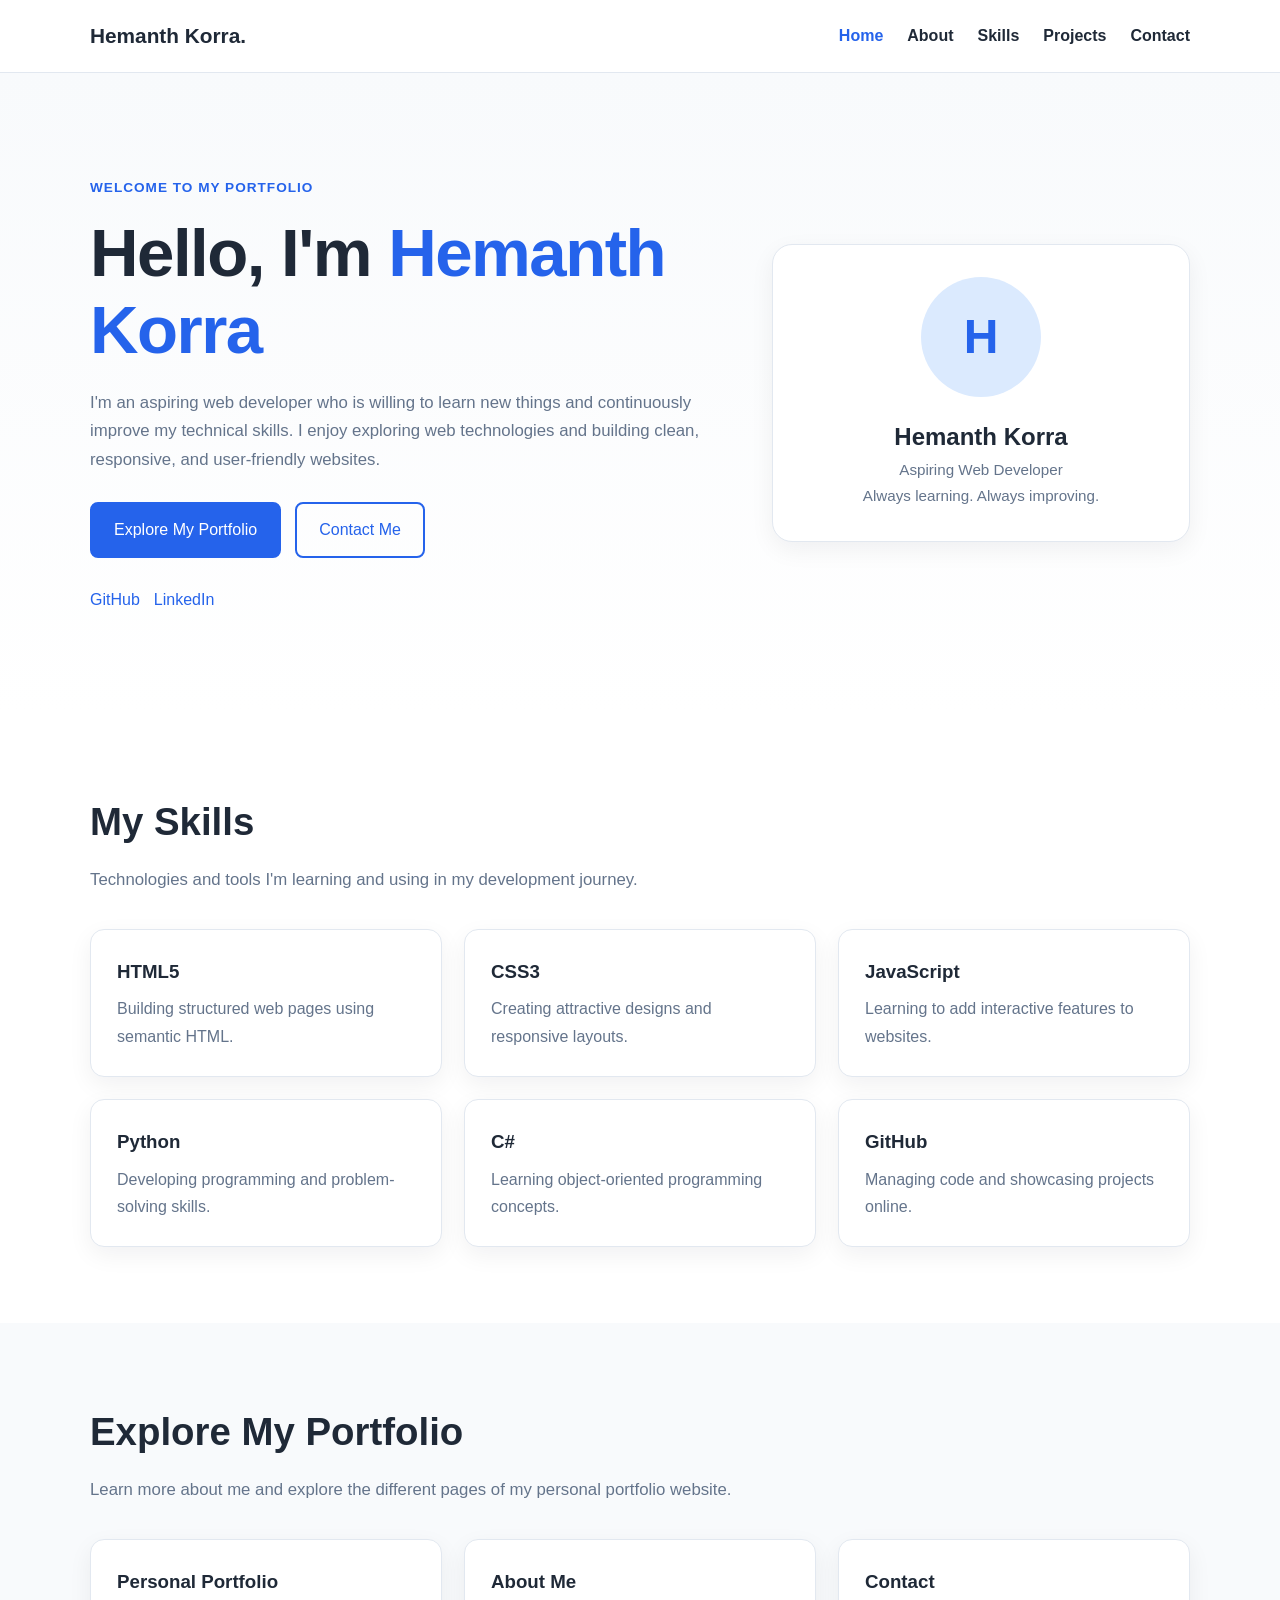
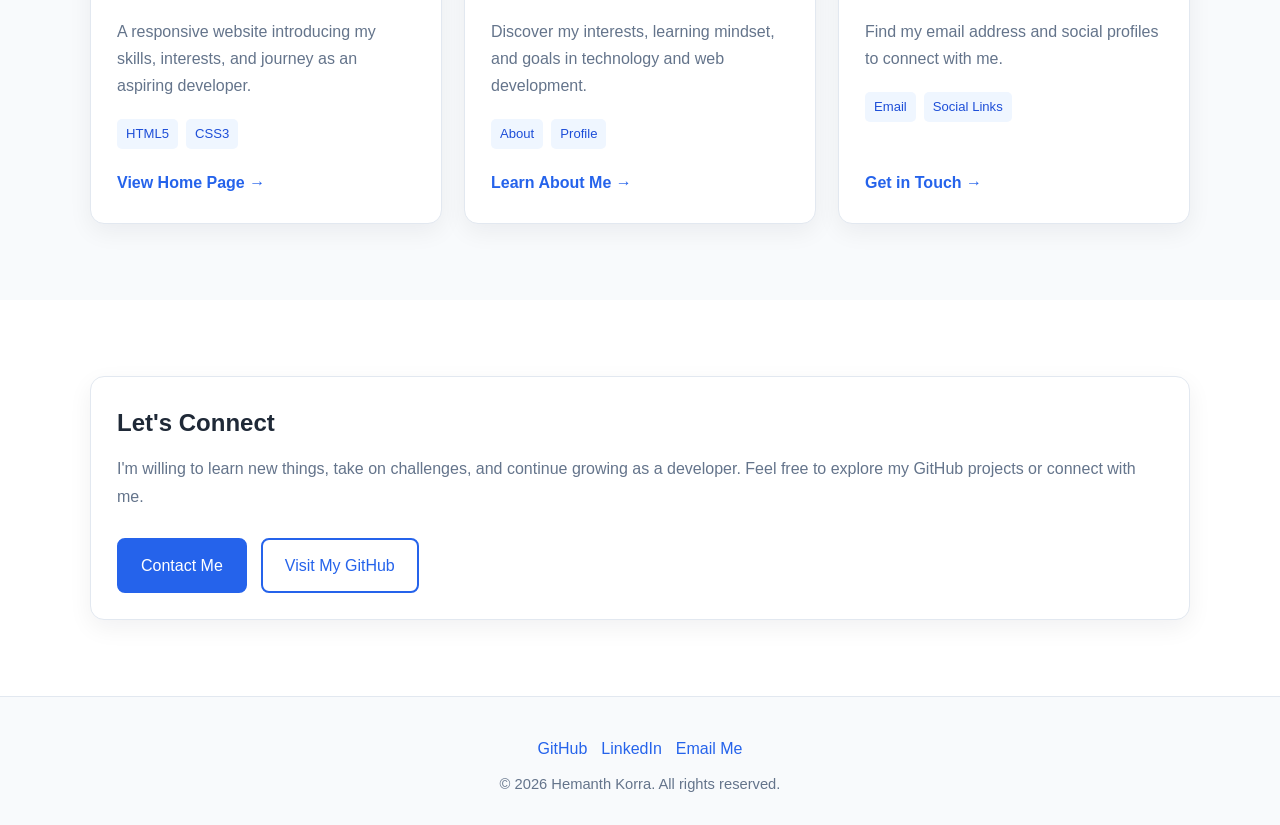
<file: index.html>
<!DOCTYPE html>
<html lang="en">
<head>
    <meta charset="UTF-8">
    <meta name="viewport" content="width=device-width, initial-scale=1.0">
    <meta name="description" content="I'm Hemanth Korra, an aspiring web developer learning HTML, CSS, JavaScript, Python, and C#.">
    <meta name="author" content="Hemanth Korra">
    <title>Hemanth Korra | Developer Portfolio</title>
    <link rel="stylesheet" href="style.css">
</head>
<body>

<a class="skip-link" href="#main">Skip to main content</a>

<header>
    <nav class="navbar container" aria-label="Main navigation">
        <a class="logo" href="index.html">Hemanth Korra.</a>
        <ul class="nav-links">
            <li><a href="index.html" aria-current="page">Home</a></li>
            <li><a href="about.html">About</a></li>
            <li><a href="#skills">Skills</a></li>
            <li><a href="projects.html">Projects</a></li>
            <li><a href="contact.html">Contact</a></li>
        </ul>
    </nav>
</header>

<main id="main">

    <section class="hero">
        <div class="container hero-layout">
            <div>
                <span class="eyebrow">Welcome to my portfolio</span>

                <h1>Hello, I'm <span>Hemanth Korra</span></h1>

                <p>
                    I'm an aspiring web developer who is willing to learn
                    new things and continuously improve my technical skills.
                    I enjoy exploring web technologies and building clean,
                    responsive, and user-friendly websites.
                </p>

                <div class="hero-buttons">
                    <a class="button" href="#projects">Explore My Portfolio</a>
                    <a class="button button-outline" href="contact.html">Contact Me</a>
                </div>

                <div class="social-links">
                    <a href="https://github.com/korraHemanth17"
                       target="_blank" rel="noopener noreferrer">GitHub</a>

                    <a href="https://www.linkedin.com/in/korra-hemanth-225463419"
                       target="_blank" rel="noopener noreferrer">LinkedIn</a>
                </div>
            </div>

            <aside class="profile-card">
                <div class="profile-icon" aria-hidden="true">H</div>
                <h2>Hemanth Korra</h2>
                <p>Aspiring Web Developer</p>
                <p>Always learning. Always improving.</p>
            </aside>
        </div>
    </section>

    <section class="section" id="skills">
        <div class="container">
            <h2 class="section-heading">My Skills</h2>
            <p class="section-description">
                Technologies and tools I'm learning and using in my
                development journey.
            </p>

            <div class="skills-grid">
                <article class="skill-card">
                    <h3>HTML5</h3>
                    <p>Building structured web pages using semantic HTML.</p>
                </article>

                <article class="skill-card">
                    <h3>CSS3</h3>
                    <p>Creating attractive designs and responsive layouts.</p>
                </article>

                <article class="skill-card">
                    <h3>JavaScript</h3>
                    <p>Learning to add interactive features to websites.</p>
                </article>

                <article class="skill-card">
                    <h3>Python</h3>
                    <p>Developing programming and problem-solving skills.</p>
                </article>

                <article class="skill-card">
                    <h3>C#</h3>
                    <p>Learning object-oriented programming concepts.</p>
                </article>

                <article class="skill-card">
                    <h3>GitHub</h3>
                    <p>Managing code and showcasing projects online.</p>
                </article>
            </div>
        </div>
    </section>

    <section class="section section-alt" id="projects">
        <div class="container">
            <h2 class="section-heading">Explore My Portfolio</h2>
            <p class="section-description">
                Learn more about me and explore the different pages
                of my personal portfolio website.
            </p>

            <div class="projects-grid">
                <article class="project-card">
                    <h3>Personal Portfolio</h3>
                    <p>
                        A responsive website introducing my skills,
                        interests, and journey as an aspiring developer.
                    </p>
                    <div class="tag-list">
                        <span class="tag">HTML5</span>
                        <span class="tag">CSS3</span>
                    </div>
                    <a class="project-link" href="index.html">View Home Page →</a>
                </article>

                <article class="project-card">
                    <h3>About Me</h3>
                    <p>
                        Discover my interests, learning mindset,
                        and goals in technology and web development.
                    </p>
                    <div class="tag-list">
                        <span class="tag">About</span>
                        <span class="tag">Profile</span>
                    </div>
                    <a class="project-link" href="about.html">Learn About Me →</a>
                </article>

                <article class="project-card">
                    <h3>Contact</h3>
                    <p>
                        Find my email address and social profiles
                        to connect with me.
                    </p>
                    <div class="tag-list">
                        <span class="tag">Email</span>
                        <span class="tag">Social Links</span>
                    </div>
                    <a class="project-link" href="contact.html">Get in Touch →</a>
                </article>
            </div>
        </div>
    </section>

    <section class="section">
        <div class="container">
            <div class="content-card">
                <h2>Let's Connect</h2>
                <p>
                    I'm willing to learn new things, take on challenges,
                    and continue growing as a developer. Feel free to
                    explore my GitHub projects or connect with me.
                </p>

                <div class="hero-buttons">
                    <a class="button" href="contact.html">Contact Me</a>
                    <a class="button button-outline"
                       href="https://github.com/korraHemanth17"
                       target="_blank" rel="noopener noreferrer">
                        Visit My GitHub
                    </a>
                </div>
            </div>
        </div>
    </section>

</main>

<footer>
    <div class="container">
        <div class="social-links">
            <a href="https://github.com/korraHemanth17"
               target="_blank" rel="noopener noreferrer">GitHub</a>

            <a href="https://www.linkedin.com/in/korra-hemanth-225463419"
               target="_blank" rel="noopener noreferrer">LinkedIn</a>

            <a href="mailto:hemanthkorra17@gmail.com">Email Me</a>
        </div>
        <p>&copy; 2026 Hemanth Korra. All rights reserved.</p>
    </div>
</footer>

</body>
</html>
</file>
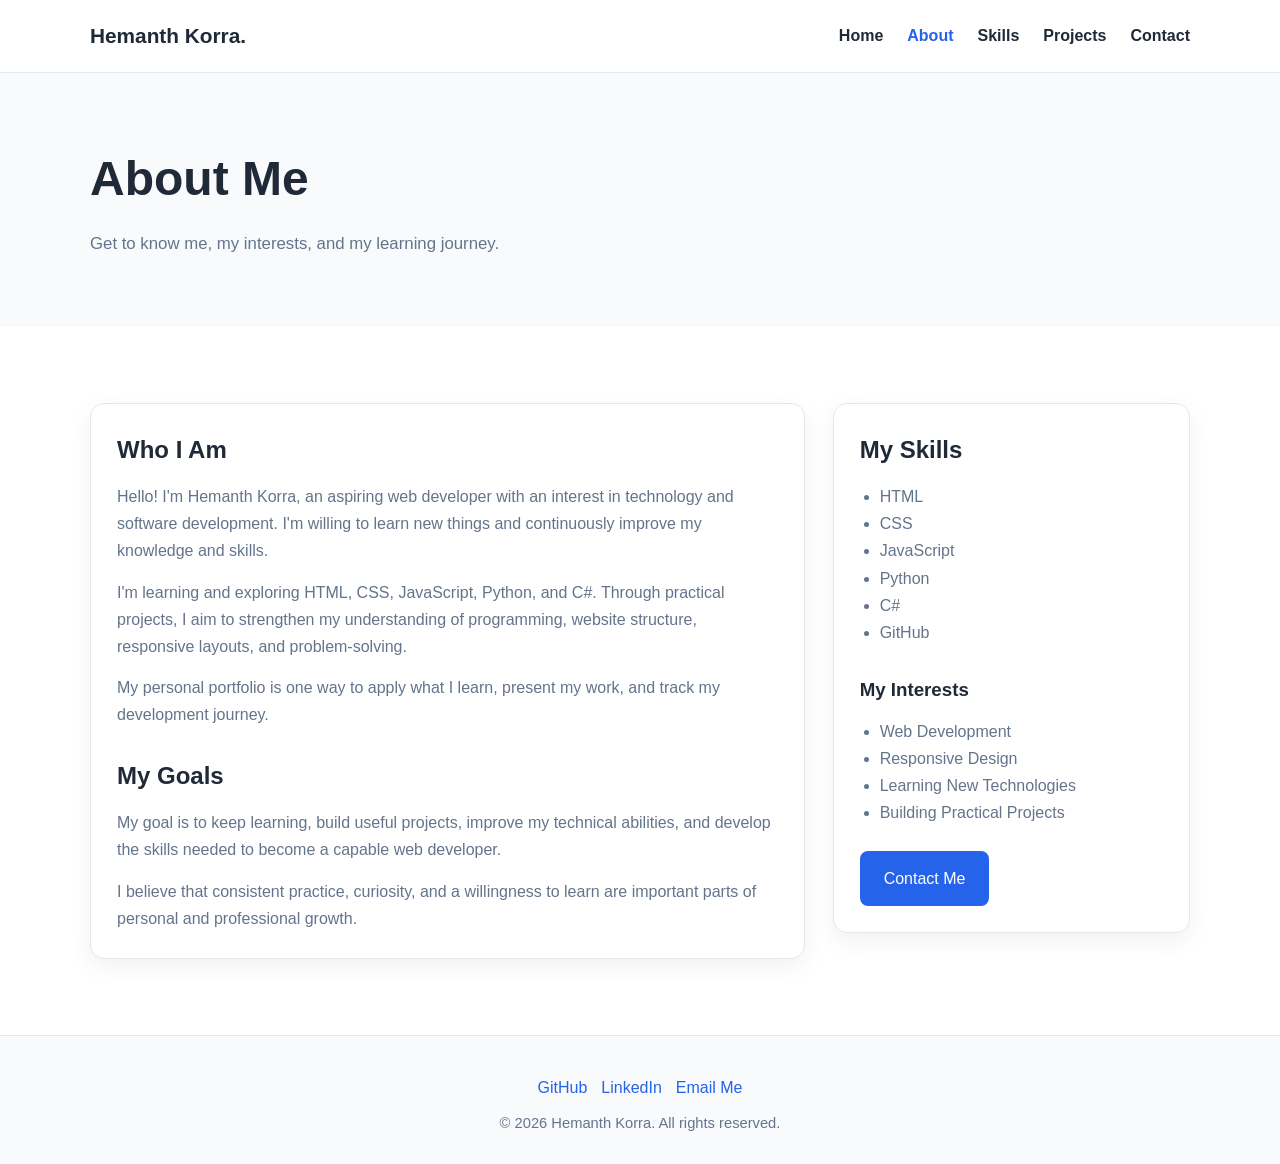
<file: about.html>
<!DOCTYPE html>
<html lang="en">
<head>
    <meta charset="UTF-8">
    <meta name="viewport" content="width=device-width, initial-scale=1.0">
    <meta name="description" content="Learn about Hemanth Korra, an aspiring web developer willing to learn new things.">
    <meta name="author" content="Hemanth Korra">
    <title>About Me | Hemanth Korra</title>
    <link rel="stylesheet" href="style.css">
</head>
<body>

<a class="skip-link" href="#main">Skip to main content</a>

<header>
    <nav class="navbar container" aria-label="Main navigation">
        <a class="logo" href="index.html">Hemanth Korra.</a>
        <ul class="nav-links">
            <li><a href="index.html">Home</a></li>
            <li><a href="about.html" aria-current="page">About</a></li>
            <li><a href="index.html#skills">Skills</a></li>
            <li><a href="index.html#projects">Projects</a></li>
            <li><a href="contact.html">Contact</a></li>
        </ul>
    </nav>
</header>

<main id="main">
    <section class="page-intro">
        <div class="container">
            <h1>About Me</h1>
            <p class="section-description">
                Get to know me, my interests, and my learning journey.
            </p>
        </div>
    </section>

    <section class="section">
        <div class="container content-layout">

            <article class="content-card">
                <h2>Who I Am</h2>

                <p>
                    Hello! I'm Hemanth Korra, an aspiring web developer
                    with an interest in technology and software development.
                    I'm willing to learn new things and continuously improve
                    my knowledge and skills.
                </p>

                <p>
                    I'm learning and exploring HTML, CSS, JavaScript,
                    Python, and C#. Through practical projects, I aim
                    to strengthen my understanding of programming,
                    website structure, responsive layouts, and
                    problem-solving.
                </p>

                <p>
                    My personal portfolio is one way to apply what
                    I learn, present my work, and track my development
                    journey.
                </p>

                <h2 style="margin-top: 28px;">My Goals</h2>

                <p>
                    My goal is to keep learning, build useful projects,
                    improve my technical abilities, and develop the
                    skills needed to become a capable web developer.
                </p>

                <p>
                    I believe that consistent practice, curiosity,
                    and a willingness to learn are important parts
                    of personal and professional growth.
                </p>
            </article>

            <aside class="content-card">
                <h2>My Skills</h2>

                <ul class="interest-list">
                    <li>HTML</li>
                    <li>CSS</li>
                    <li>JavaScript</li>
                    <li>Python</li>
                    <li>C#</li>
                    <li>GitHub</li>
                </ul>

                <h3 style="margin-top: 28px;">My Interests</h3>

                <ul class="interest-list">
                    <li>Web Development</li>
                    <li>Responsive Design</li>
                    <li>Learning New Technologies</li>
                    <li>Building Practical Projects</li>
                </ul>

                <p style="margin-top: 24px;">
                    <a class="button" href="contact.html">Contact Me</a>
                </p>
            </aside>

        </div>
    </section>
</main>

<footer>
    <div class="container">
        <div class="social-links">
            <a href="https://github.com/korraHemanth17"
               target="_blank" rel="noopener noreferrer">GitHub</a>

            <a href="https://www.linkedin.com/in/korra-hemanth-225463419"
               target="_blank" rel="noopener noreferrer">LinkedIn</a>

            <a href="mailto:hemanthkorra17@gmail.com">Email Me</a>
        </div>
        <p>&copy; 2026 Hemanth Korra. All rights reserved.</p>
    </div>
</footer>

</body>
</html>
</file>
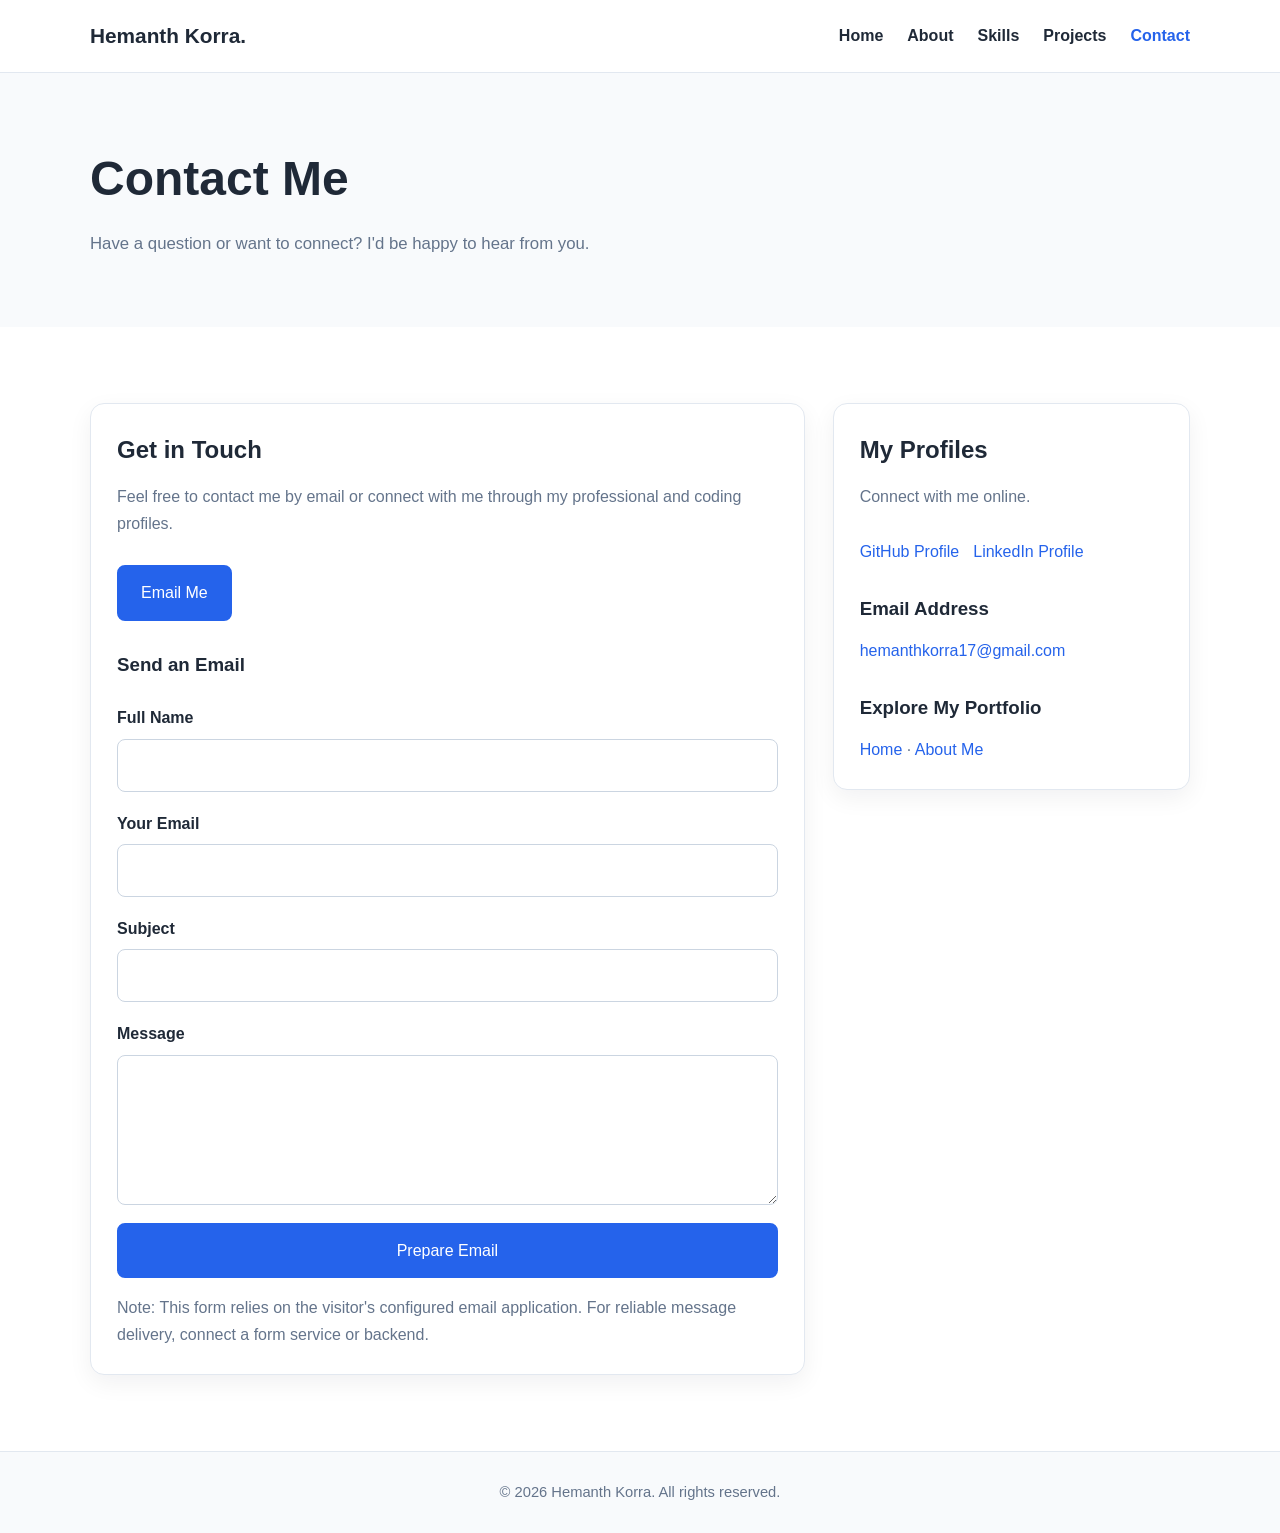
<file: contact.html>
<!DOCTYPE html>
<html lang="en">
<head>
    <meta charset="UTF-8">
    <meta name="viewport" content="width=device-width, initial-scale=1.0">
    <meta name="description" content="Contact Hemanth Korra about web development and projects.">
    <meta name="author" content="Hemanth Korra">
    <title>Contact | Hemanth Korra</title>
    <link rel="stylesheet" href="style.css">
</head>
<body>

<a class="skip-link" href="#main">Skip to main content</a>

<header>
    <nav class="navbar container" aria-label="Main navigation">
        <a class="logo" href="index.html">Hemanth Korra.</a>
        <ul class="nav-links">
            <li><a href="index.html">Home</a></li>
            <li><a href="about.html">About</a></li>
            <li><a href="index.html#skills">Skills</a></li>
            <li><a href="index.html#projects">Projects</a></li>
            <li><a href="contact.html" aria-current="page">Contact</a></li>
        </ul>
    </nav>
</header>

<main id="main">
    <section class="page-intro">
        <div class="container">
            <h1>Contact Me</h1>
            <p class="section-description">
                Have a question or want to connect? I'd be happy to hear from you.
            </p>
        </div>
    </section>

    <section class="section">
        <div class="container content-layout">

            <section class="content-card">
                <h2>Get in Touch</h2>

                <p>
                    Feel free to contact me by email or connect with me
                    through my professional and coding profiles.
                </p>

                <div class="hero-buttons">
                    <a class="button"
                       href="mailto:hemanthkorra17@gmail.com">
                        Email Me
                    </a>
                </div>

                <h3 style="margin-top: 28px;">Send an Email</h3>

                <form class="contact-form"
                      action="mailto:hemanthkorra17@gmail.com"
                      method="post"
                      enctype="text/plain">

                    <div class="form-group">
                        <label for="name">Full Name</label>
                        <input type="text" id="name" name="Name"
                               autocomplete="name" required>
                    </div>

                    <div class="form-group">
                        <label for="email">Your Email</label>
                        <input type="email" id="email" name="Email"
                               autocomplete="email" required>
                    </div>

                    <div class="form-group">
                        <label for="subject">Subject</label>
                        <input type="text" id="subject" name="Subject" required>
                    </div>

                    <div class="form-group">
                        <label for="message">Message</label>
                        <textarea id="message" name="Message" required></textarea>
                    </div>

                    <button class="button" type="submit">Prepare Email</button>
                </form>

                <p style="margin-top: 16px;">
                    Note: This form relies on the visitor's configured
                    email application. For reliable message delivery,
                    connect a form service or backend.
                </p>
            </section>

            <aside class="content-card">
                <h2>My Profiles</h2>

                <p>Connect with me online.</p>

                <div class="social-links">
                    <a href="https://github.com/korraHemanth17"
                       target="_blank" rel="noopener noreferrer">
                        GitHub Profile
                    </a>

                    <a href="https://www.linkedin.com/in/korra-hemanth-225463419"
                       target="_blank" rel="noopener noreferrer">
                        LinkedIn Profile
                    </a>
                </div>

                <h3 style="margin-top: 28px;">Email Address</h3>

                <p>
                    <a href="mailto:hemanthkorra17@gmail.com">
                        hemanthkorra17@gmail.com
                    </a>
                </p>

                <h3 style="margin-top: 28px;">Explore My Portfolio</h3>

                <p>
                    <a href="index.html">Home</a>
                    ·
                    <a href="about.html">About Me</a>
                </p>
            </aside>

        </div>
    </section>
</main>

<footer>
    <div class="container">
        <p>&copy; 2026 Hemanth Korra. All rights reserved.</p>
    </div>
</footer>

</body>
</html>
</file>
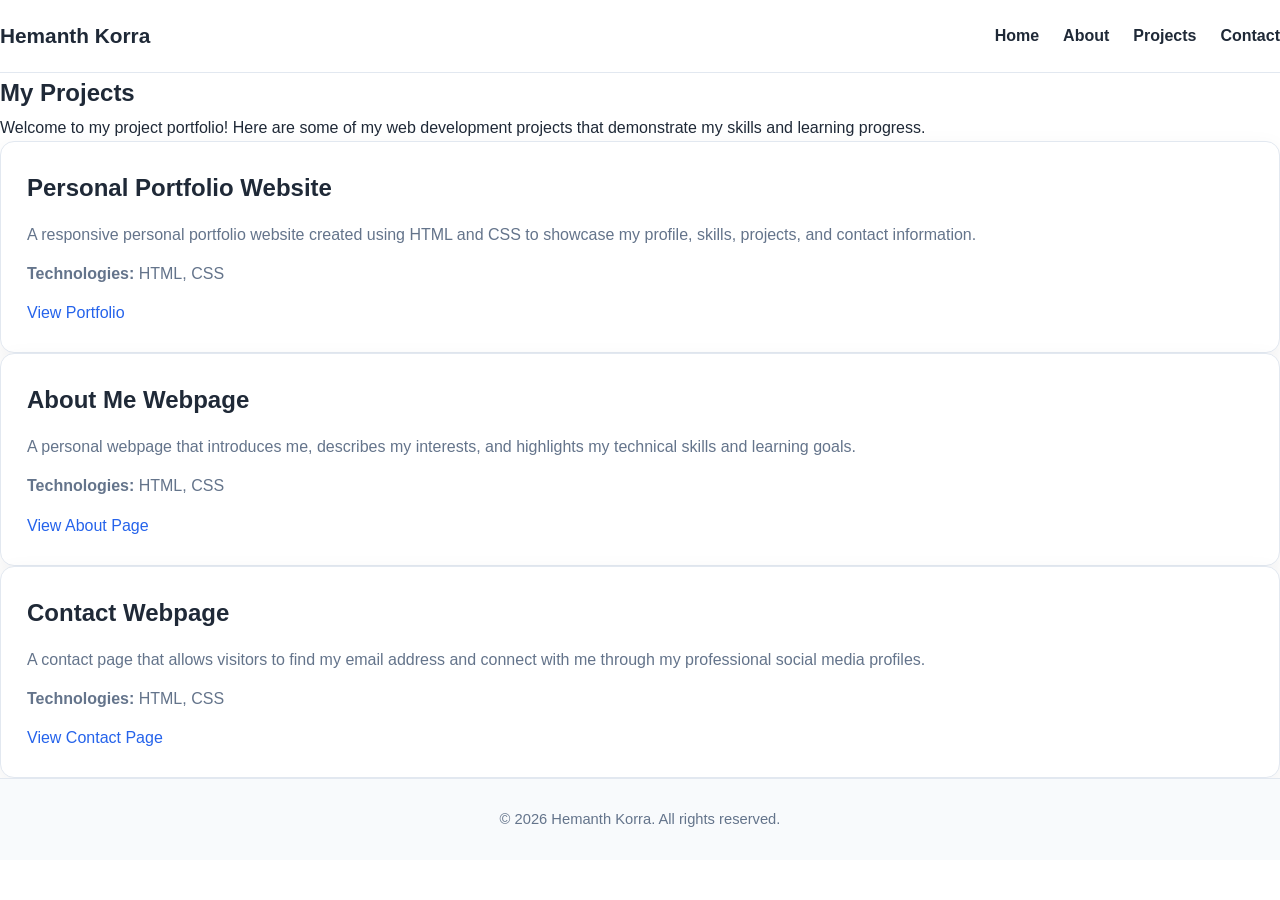
<file: projects.html>
<!DOCTYPE html>
<html lang="en">

<head>
    <meta charset="UTF-8">
    <meta name="viewport" content="width=device-width, initial-scale=1.0">

    <meta name="description"
          content="Explore web development projects created by Hemanth Korra.">

    <meta name="author" content="Hemanth Korra">

    <title>Projects | Hemanth Korra</title>

    <link rel="stylesheet" href="style.css">
</head>

<body>

    <!-- Navigation -->
    <header>
        <nav class="navbar">
            <div class="logo">Hemanth Korra</div>

            <ul class="nav-links">
                <li><a href="index.html">Home</a></li>
                <li><a href="about.html">About</a></li>
                <li><a href="projects.html" class="active">Projects</a></li>
                <li><a href="contact.html">Contact</a></li>
            </ul>
        </nav>
    </header>

    <!-- Projects Section -->
    <main>
        <section class="projects-section">
            <h1>My Projects</h1>

            <p>
                Welcome to my project portfolio! Here are some of my
                web development projects that demonstrate my skills
                and learning progress.
            </p>

            <div class="project-container">

                <!-- Project 1 -->
                <div class="project-card">
                    <h2>Personal Portfolio Website</h2>

                    <p>
                        A responsive personal portfolio website created
                        using HTML and CSS to showcase my profile,
                        skills, projects, and contact information.
                    </p>

                    <p><strong>Technologies:</strong> HTML, CSS</p>

                    <a href="index.html" class="btn">
                        View Portfolio
                    </a>
                </div>

                <!-- Project 2 -->
                <div class="project-card">
                    <h2>About Me Webpage</h2>

                    <p>
                        A personal webpage that introduces me, describes
                        my interests, and highlights my technical skills
                        and learning goals.
                    </p>

                    <p><strong>Technologies:</strong> HTML, CSS</p>

                    <a href="about.html" class="btn">
                        View About Page
                    </a>
                </div>

                <!-- Project 3 -->
                <div class="project-card">
                    <h2>Contact Webpage</h2>

                    <p>
                        A contact page that allows visitors to find my
                        email address and connect with me through my
                        professional social media profiles.
                    </p>

                    <p><strong>Technologies:</strong> HTML, CSS</p>

                    <a href="contact.html" class="btn">
                        View Contact Page
                    </a>
                </div>

            </div>
        </section>
    </main>

    <!-- Footer -->
    <footer>
        <p>&copy; 2026 Hemanth Korra. All rights reserved.</p>
    </footer>

</body>

</html>
</file>
<file: style.css>
/* Hemanth Korra - Personal Portfolio */

:root {
    --primary: #2563eb;
    --primary-hover: #1d4ed8;
    --text: #1f2937;
    --muted: #64748b;
    --background: #ffffff;
    --surface: #f8fafc;
    --border: #e2e8f0;
    --radius: 14px;
    --shadow: 0 8px 24px rgba(15, 23, 42, 0.06);
}

* {
    margin: 0;
    padding: 0;
    box-sizing: border-box;
}

html {
    scroll-behavior: smooth;
    scroll-padding-top: 90px;
}

body {
    font-family: Arial, Helvetica, sans-serif;
    background: var(--background);
    color: var(--text);
    line-height: 1.7;
}

a {
    color: var(--primary);
    text-decoration: none;
}

a:hover {
    color: var(--primary-hover);
}

a:focus-visible,
button:focus-visible,
input:focus-visible,
textarea:focus-visible {
    outline: 3px solid #93c5fd;
    outline-offset: 3px;
}

.container {
    width: min(1100px, 90%);
    margin: 0 auto;
}

.skip-link {
    position: absolute;
    top: -100px;
    left: 16px;
    padding: 10px 16px;
    background: var(--primary);
    color: white;
    z-index: 100;
}

.skip-link:focus {
    top: 12px;
    color: white;
}

/* Navigation */

header {
    background: white;
    border-bottom: 1px solid var(--border);
    position: sticky;
    top: 0;
    z-index: 10;
}

.navbar {
    min-height: 72px;
    display: flex;
    align-items: center;
    justify-content: space-between;
    gap: 20px;
}

.logo {
    color: var(--text);
    font-size: 1.3rem;
    font-weight: 700;
}

.nav-links {
    display: flex;
    align-items: center;
    gap: 24px;
    list-style: none;
}

.nav-links a {
    color: var(--text);
    font-weight: 600;
}

.nav-links a:hover,
.nav-links a[aria-current="page"] {
    color: var(--primary);
}

/* Hero section */

.hero {
    padding: 100px 0;
    background: linear-gradient(180deg, #f8fafc, #ffffff);
}

.hero-layout {
    display: grid;
    grid-template-columns: 1.5fr 1fr;
    align-items: center;
    gap: 55px;
}

.eyebrow {
    color: var(--primary);
    font-weight: 700;
    letter-spacing: 1px;
    text-transform: uppercase;
    font-size: 0.85rem;
}

.hero h1 {
    font-size: clamp(2.4rem, 6vw, 4.2rem);
    line-height: 1.15;
    margin: 14px 0 20px;
    letter-spacing: -1.5px;
}

.hero h1 span {
    color: var(--primary);
}

.hero p,
.section-description {
    color: var(--muted);
    font-size: 1.05rem;
    max-width: 650px;
}

.hero-buttons,
.social-links {
    display: flex;
    flex-wrap: wrap;
    align-items: center;
    gap: 14px;
    margin-top: 28px;
}

.button {
    display: inline-block;
    padding: 12px 22px;
    border: 2px solid var(--primary);
    border-radius: 8px;
    background: var(--primary);
    color: white;
    font-weight: 700;
    text-align: center;
    cursor: pointer;
    font: inherit;
    transition: background 0.2s, color 0.2s;
}

.button:hover {
    background: var(--primary-hover);
    color: white;
}

.button-outline {
    background: transparent;
    color: var(--primary);
}

.button-outline:hover {
    background: var(--primary);
    color: white;
}

.profile-card {
    background: white;
    border: 1px solid var(--border);
    border-radius: 20px;
    padding: 32px;
    box-shadow: var(--shadow);
    text-align: center;
}

.profile-icon {
    width: 120px;
    height: 120px;
    margin: 0 auto 20px;
    border-radius: 50%;
    background: #dbeafe;
    color: var(--primary);
    display: grid;
    place-items: center;
    font-size: 3rem;
    font-weight: 700;
}

.profile-card p {
    font-size: 0.95rem;
}

/* Shared sections */

.section {
    padding: 76px 0;
}

.section-alt {
    background: var(--surface);
}

.section-heading {
    font-size: clamp(1.8rem, 4vw, 2.4rem);
    margin-bottom: 12px;
}

.section-description {
    margin-bottom: 34px;
}

/* Skill and project cards */

.skills-grid,
.projects-grid {
    display: grid;
    grid-template-columns: repeat(3, minmax(0, 1fr));
    gap: 22px;
}

.skill-card,
.project-card,
.content-card {
    padding: 26px;
    border: 1px solid var(--border);
    border-radius: var(--radius);
    background: white;
    box-shadow: var(--shadow);
}

.skill-card h3,
.project-card h3 {
    margin-bottom: 8px;
}

.skill-card p,
.project-card p,
.content-card p {
    color: var(--muted);
}

.project-card {
    display: flex;
    flex-direction: column;
    align-items: flex-start;
    gap: 12px;
}

.project-link {
    margin-top: auto;
    font-weight: 700;
}

.tag-list {
    display: flex;
    flex-wrap: wrap;
    gap: 8px;
    margin: 8px 0;
}

.tag {
    background: #eff6ff;
    color: #1d4ed8;
    border-radius: 5px;
    padding: 4px 9px;
    font-size: 0.82rem;
}

/* About and contact pages */

.page-intro {
    padding: 65px 0 35px;
    background: var(--surface);
}

.page-intro h1 {
    font-size: clamp(2rem, 5vw, 3rem);
    margin-bottom: 10px;
}

.content-layout {
    display: grid;
    grid-template-columns: 2fr 1fr;
    gap: 28px;
    align-items: start;
}

.content-card h2,
.content-card h3 {
    margin-bottom: 12px;
}

.content-card p + p {
    margin-top: 14px;
}

.interest-list {
    padding-left: 20px;
    color: var(--muted);
}

.contact-form {
    display: grid;
    gap: 18px;
    margin-top: 24px;
}

.form-group {
    display: grid;
    gap: 7px;
}

.form-group label {
    font-weight: 700;
}

.form-group input,
.form-group textarea {
    width: 100%;
    padding: 12px;
    border: 1px solid #cbd5e1;
    border-radius: 8px;
    font: inherit;
    color: var(--text);
    background: white;
}

.form-group textarea {
    min-height: 150px;
    resize: vertical;
}

/* Footer */

footer {
    padding: 28px 0;
    background: var(--surface);
    border-top: 1px solid var(--border);
    text-align: center;
}

footer p {
    color: var(--muted);
    font-size: 0.92rem;
}

footer .social-links {
    justify-content: center;
    margin: 10px 0;
}

/* Tablet and mobile */

@media (max-width: 760px) {
    .navbar {
        padding: 16px 0;
        flex-direction: column;
    }

    .nav-links {
        justify-content: center;
        flex-wrap: wrap;
        gap: 12px 20px;
    }

    .hero {
        padding: 65px 0;
    }

    .hero-layout,
    .content-layout {
        grid-template-columns: 1fr;
    }

    .hero-layout {
        gap: 35px;
    }

    .skills-grid,
    .projects-grid {
        grid-template-columns: repeat(2, minmax(0, 1fr));
    }

    .section {
        padding: 55px 0;
    }
}

@media (max-width: 480px) {
    .skills-grid,
    .projects-grid {
        grid-template-columns: 1fr;
    }

    .hero h1 {
        letter-spacing: -0.7px;
    }

    .hero-buttons .button {
        width: 100%;
    }
}

@media (prefers-reduced-motion: reduce) {
    html {
        scroll-behavior: auto;
    }

    *,
    *::before,
    *::after {
        transition-duration: 0.01ms !important;
    }
}
</file>
